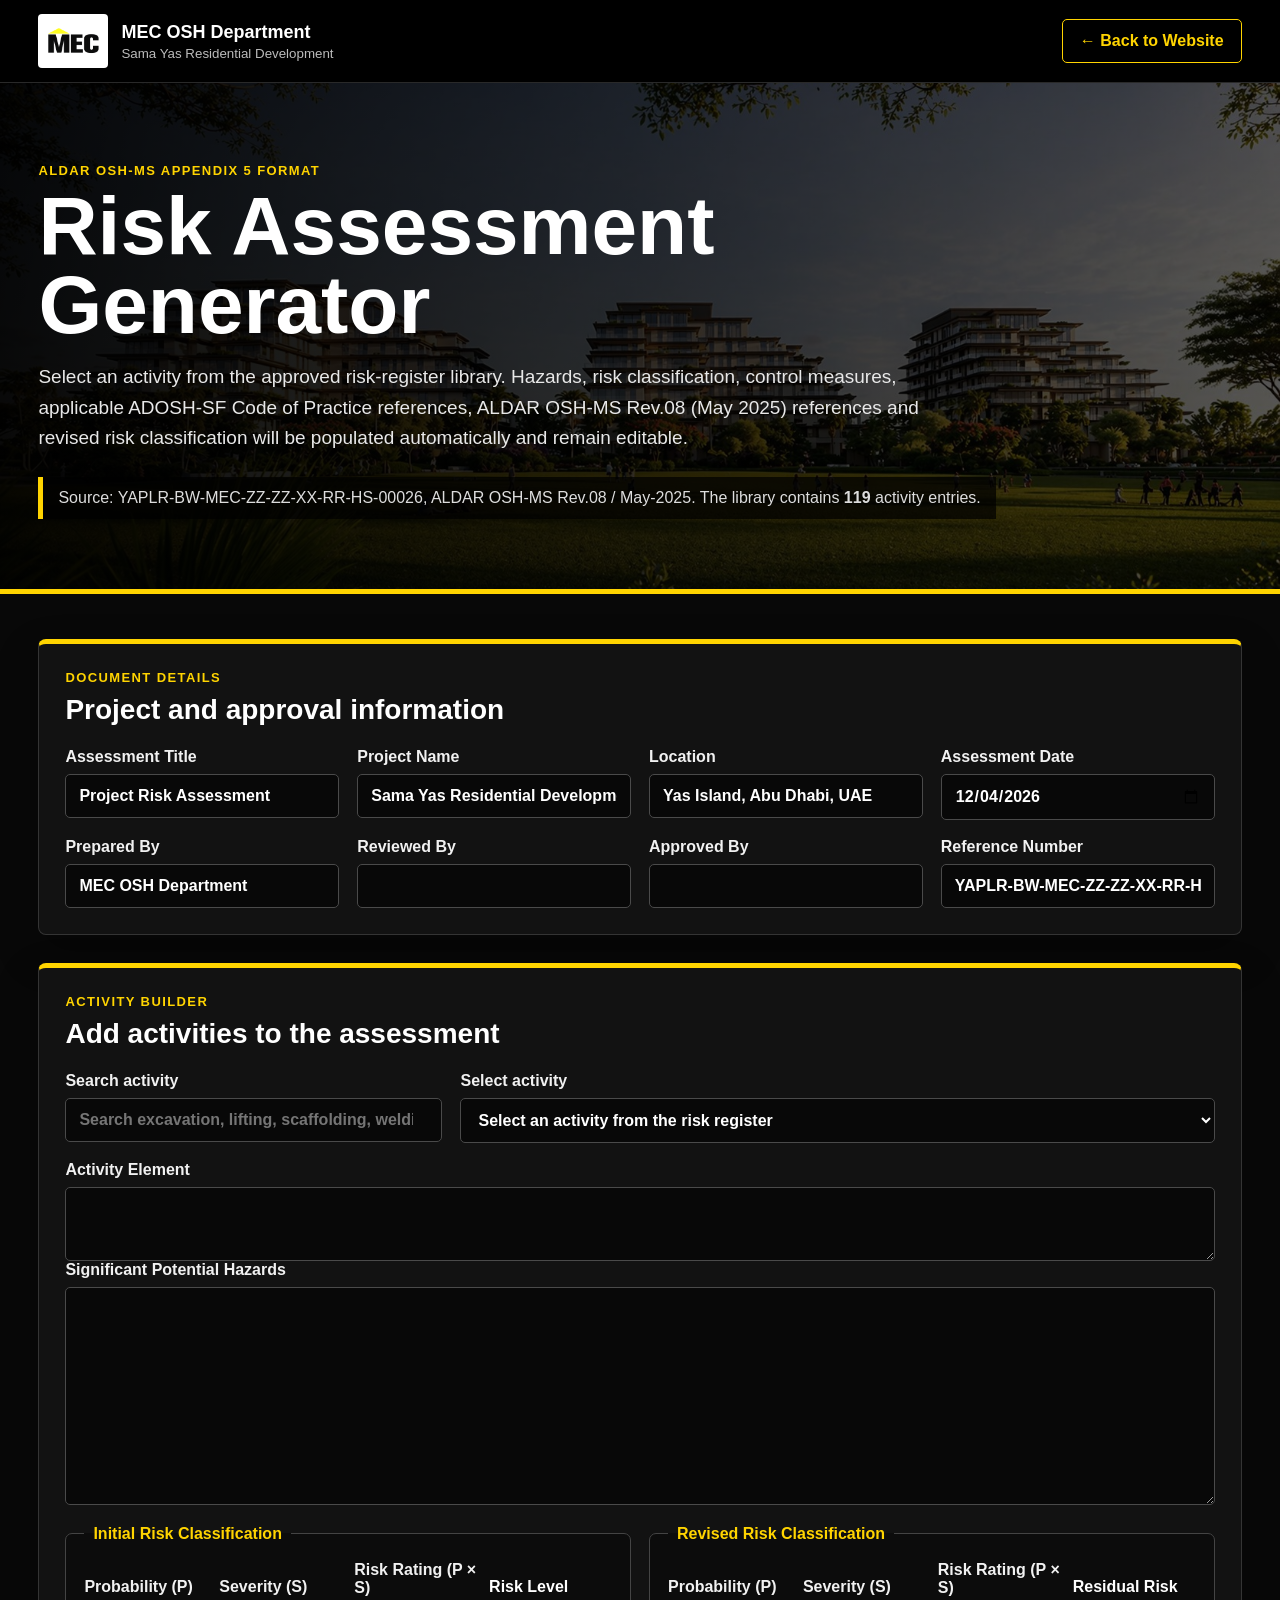
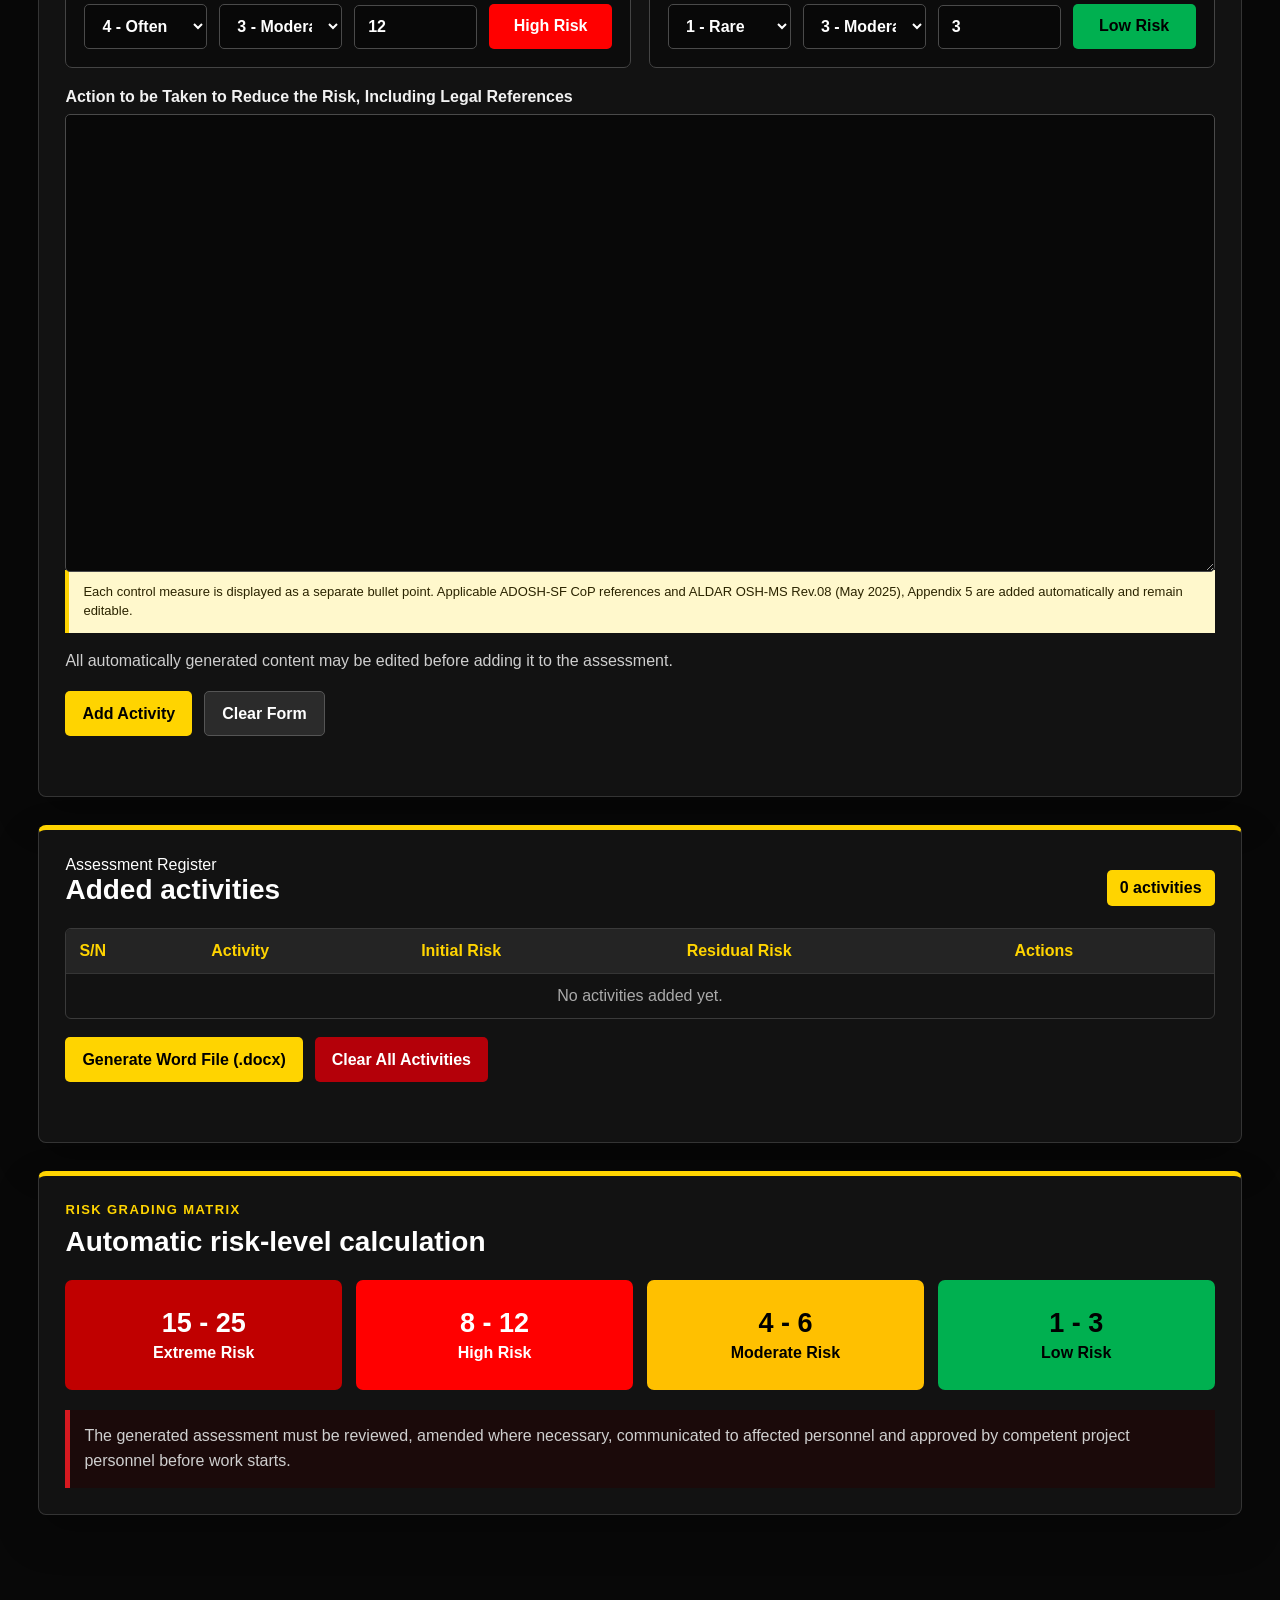
<file: risk-assessment/index.html>
<!doctype html>
<html lang="en">
<head>
  <meta charset="utf-8">
  <meta name="viewport" content="width=device-width,initial-scale=1">
  <meta name="description" content="MEC OSH Risk Assessment Generator for Sama Yas Residential Development">
  <title>Risk Assessment Generator | MEC OSH</title>
  <link rel="stylesheet" href="styles.css">
</head>
<body>
<header class="tool-header">
  <div class="tool-container tool-nav">
    <a class="tool-brand" href="../">
      <img src="../assets/mec-logo.png" alt="MEC logo">
      <span><strong>MEC OSH Department</strong><small>Sama Yas Residential Development</small></span>
    </a>
    <a class="back-button" href="../">← Back to Website</a>
  </div>
</header>

<main>
  <section class="tool-hero">
    <div class="tool-container">
      <span class="eyebrow">ALDAR OSH-MS APPENDIX 5 FORMAT</span>
      <h1>Risk Assessment Generator</h1>
      <p>Select an activity from the approved risk-register library. Hazards, risk classification, control measures, applicable ADOSH-SF Code of Practice references, ALDAR OSH-MS Rev.08 (May 2025) references and revised risk classification will be populated automatically and remain editable.</p>
      <div class="source-note">
        Source: YAPLR-BW-MEC-ZZ-ZZ-XX-RR-HS-00026, ALDAR OSH-MS Rev.08 / May-2025.
        The library contains <strong id="activityCount">119</strong> activity entries.
      </div>
    </div>
  </section>

  <section class="tool-section">
    <div class="tool-container">
      <div class="panel">
        <div class="panel-heading">
          <span>Document Details</span>
          <h2>Project and approval information</h2>
        </div>
        <div class="details-grid">
          <label>Assessment Title
            <input id="assessmentTitle" value="Project Risk Assessment" required>
          </label>
          <label>Project Name
            <input id="projectName" value="Sama Yas Residential Development">
          </label>
          <label>Location
            <input id="assessmentLocation" value="Yas Island, Abu Dhabi, UAE">
          </label>
          <label>Assessment Date
            <input id="assessmentDate" type="date">
          </label>
          <label>Prepared By
            <input id="preparedBy" value="MEC OSH Department">
          </label>
          <label>Reviewed By
            <input id="reviewedBy">
          </label>
          <label>Approved By
            <input id="approvedBy">
          </label>
          <label>Reference Number
            <input id="referenceNumber" value="YAPLR-BW-MEC-ZZ-ZZ-XX-RR-HS-00026">
          </label>
        </div>
      </div>

      <div class="panel activity-builder">
        <div class="panel-heading">
          <span>Activity Builder</span>
          <h2>Add activities to the assessment</h2>
        </div>

        <div class="activity-picker">
          <label>Search activity
            <input id="activitySearch" type="search" placeholder="Search excavation, lifting, scaffolding, welding...">
          </label>
          <label>Select activity
            <select id="activitySelect"></select>
          </label>
        </div>

        <label>Activity Element
          <textarea id="activityName" rows="2"></textarea>
        </label>

        <label>Significant Potential Hazards
          <textarea id="hazards" rows="8"></textarea>
        </label>

        <div class="classification-grid">
          <fieldset>
            <legend>Initial Risk Classification</legend>
            <div class="rating-fields">
              <label>Probability (P)
                <select id="probability"></select>
              </label>
              <label>Severity (S)
                <select id="severity"></select>
              </label>
              <label>Risk Rating (P × S)
                <input id="riskRating" readonly>
              </label>
              <div>
                <span class="field-label">Risk Level</span>
                <strong id="riskLevel" class="risk-badge">Low Risk</strong>
              </div>
            </div>
          </fieldset>

          <fieldset>
            <legend>Revised Risk Classification</legend>
            <div class="rating-fields">
              <label>Probability (P)
                <select id="revisedProbability"></select>
              </label>
              <label>Severity (S)
                <select id="revisedSeverity"></select>
              </label>
              <label>Risk Rating (P × S)
                <input id="revisedRiskRating" readonly>
              </label>
              <div>
                <span class="field-label">Residual Risk</span>
                <strong id="residualRiskLevel" class="risk-badge">Low Risk</strong>
              </div>
            </div>
          </fieldset>
        </div>

        <label>Action to be Taken to Reduce the Risk, Including Legal References
          <textarea id="controls" rows="18"></textarea>
        </label>

        <p class="reference-note">Each control measure is displayed as a separate bullet point. Applicable ADOSH-SF CoP references and ALDAR OSH-MS Rev.08 (May 2025), Appendix 5 are added automatically and remain editable.</p>

        <p class="edit-note">All automatically generated content may be edited before adding it to the assessment.</p>

        <div class="builder-actions">
          <button id="addActivity" class="primary" type="button">Add Activity</button>
          <button id="cancelEdit" class="secondary hidden" type="button">Cancel Edit</button>
          <button id="clearActivity" class="secondary" type="button">Clear Form</button>
        </div>
        <p id="builderStatus" class="status" aria-live="polite"></p>
      </div>

      <div class="panel">
        <div class="panel-heading heading-with-actions">
          <div>
            <span>Assessment Register</span>
            <h2>Added activities</h2>
          </div>
          <strong id="addedCount" class="count-badge">0 activities</strong>
        </div>

        <div class="table-wrap">
          <table class="assessment-list">
            <thead>
              <tr>
                <th>S/N</th>
                <th>Activity</th>
                <th>Initial Risk</th>
                <th>Residual Risk</th>
                <th>Actions</th>
              </tr>
            </thead>
            <tbody id="assessmentRows">
              <tr><td colspan="5" class="empty-row">No activities added yet.</td></tr>
            </tbody>
          </table>
        </div>

        <div class="document-actions">
          <button id="generateWord" class="primary word-button" type="button">Generate Word File (.docx)</button>
          <button id="clearAssessment" class="danger" type="button">Clear All Activities</button>
        </div>
        <p id="documentStatus" class="status" aria-live="polite"></p>
      </div>

      <div class="panel matrix-panel">
        <div class="panel-heading">
          <span>Risk Grading Matrix</span>
          <h2>Automatic risk-level calculation</h2>
        </div>
        <div class="matrix-grid">
          <div class="matrix-level extreme"><strong>15 - 25</strong><span>Extreme Risk</span></div>
          <div class="matrix-level high"><strong>8 - 12</strong><span>High Risk</span></div>
          <div class="matrix-level moderate"><strong>4 - 6</strong><span>Moderate Risk</span></div>
          <div class="matrix-level low"><strong>1 - 3</strong><span>Low Risk</span></div>
        </div>
        <p class="competent-review">The generated assessment must be reviewed, amended where necessary, communicated to affected personnel and approved by competent project personnel before work starts.</p>
      </div>
    </div>
  </section>
</main>

<script src="risk-register-data.js"></script>
<script src="legal-references.js"></script>
<script src="docx-generator.js?v=20260803-1528"></script>
<script src="app.js?v=20260803-1528"></script>
</body>
</html>
</file>
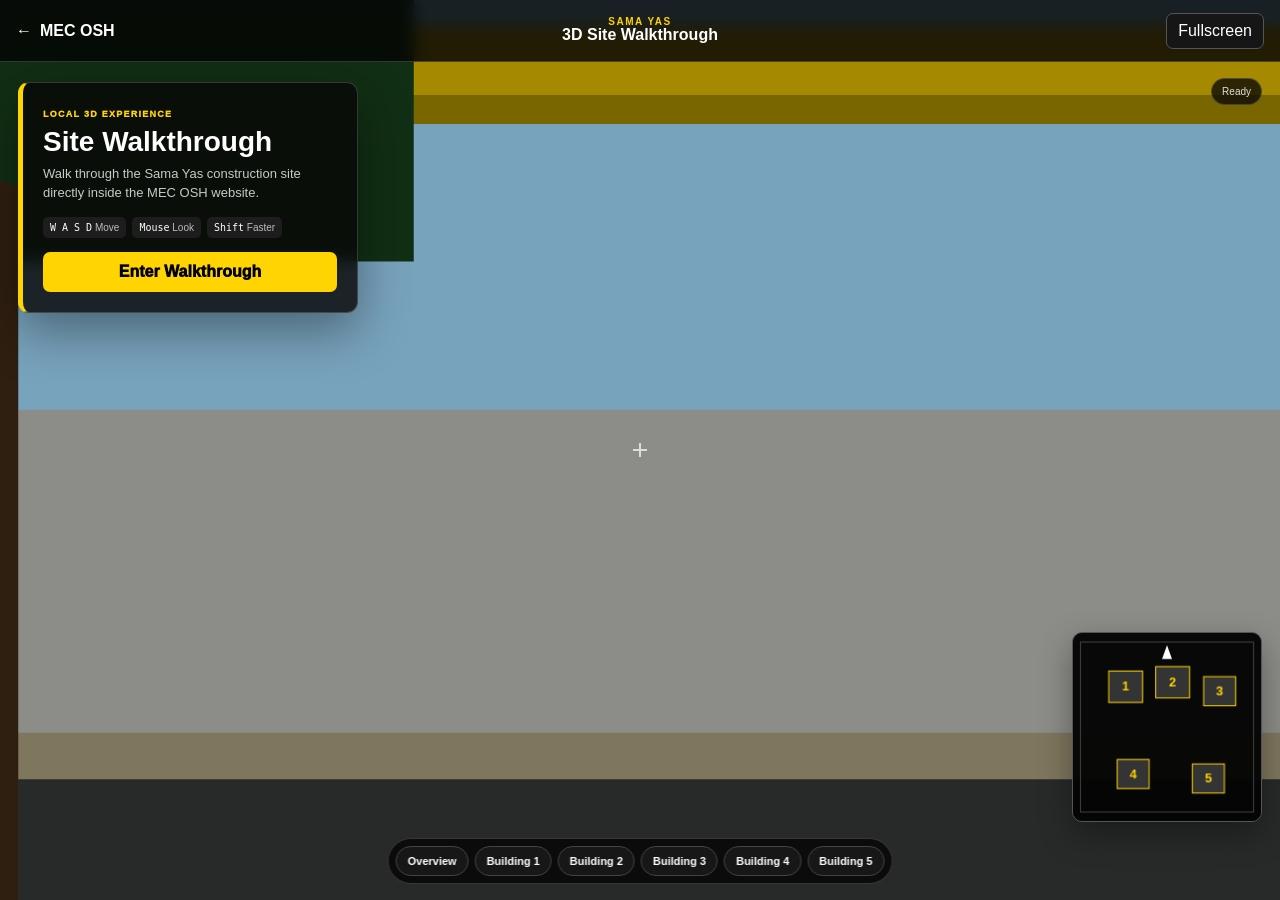
<file: site-walkthrough/index.html>
<!doctype html>
<html lang="en">
<head>
  <meta charset="utf-8">
  <meta name="viewport" content="width=device-width,initial-scale=1,viewport-fit=cover">
  <meta name="theme-color" content="#050505">
  <title>3D Site Walkthrough | MEC OSH</title>
  <link rel="stylesheet" href="walkthrough.css">
</head>
<body>
  <div id="app">
    <canvas id="scene" aria-label="Interactive Sama Yas 3D site walkthrough"></canvas>

    <header class="viewer-topbar">
      <a class="back-link" href="../" aria-label="Back to MEC OSH website">
        <span aria-hidden="true">←</span>
        <span>MEC OSH</span>
      </a>
      <div class="viewer-title">
        <strong>SAMA YAS</strong>
        <span>3D Site Walkthrough</span>
      </div>
      <button id="fullscreenBtn" class="top-button" type="button">Fullscreen</button>
    </header>

    <aside class="viewer-panel">
      <span class="panel-kicker">LOCAL 3D EXPERIENCE</span>
      <h1>Site Walkthrough</h1>
      <p>Walk through the Sama Yas construction site directly inside the MEC OSH website.</p>
      <div class="control-hints">
        <span><kbd>W A S D</kbd> Move</span>
        <span><kbd>Mouse</kbd> Look</span>
        <span><kbd>Shift</kbd> Faster</span>
      </div>
      <button id="enterBtn" class="enter-button" type="button">Enter Walkthrough</button>
    </aside>

    <nav class="building-nav" aria-label="3D walkthrough locations">
      <button type="button" data-jump="overview">Overview</button>
      <button type="button" data-jump="b1">Building 1</button>
      <button type="button" data-jump="b2">Building 2</button>
      <button type="button" data-jump="b3">Building 3</button>
      <button type="button" data-jump="b4">Building 4</button>
      <button type="button" data-jump="b5">Building 5</button>
    </nav>

    <div id="crosshair" class="crosshair" aria-hidden="true"></div>
    <div id="status" class="status-pill">Ready</div>

    <canvas id="minimap" class="minimap" width="190" height="190"
            aria-label="Site minimap"></canvas>

    <div id="labels" class="world-labels" aria-hidden="true">
      <div class="world-label" data-pos="-22,22,-18">BUILDING 1</div>
      <div class="world-label" data-pos="3,16,-20">BUILDING 2</div>
      <div class="world-label" data-pos="28,20,-16">BUILDING 3</div>
      <div class="world-label" data-pos="-18,18,21">BUILDING 4</div>
      <div class="world-label" data-pos="22,18,23">BUILDING 5</div>
    </div>

    <div class="mobile-controls" aria-label="Touch walkthrough controls">
      <div class="move-pad">
        <button data-touch="forward" aria-label="Move forward">▲</button>
        <button data-touch="left" aria-label="Move left">◀</button>
        <button data-touch="back" aria-label="Move backward">▼</button>
        <button data-touch="right" aria-label="Move right">▶</button>
      </div>
      <div class="look-pad">
        <button data-touch="turnLeft" aria-label="Turn left">↶</button>
        <button data-touch="turnRight" aria-label="Turn right">↷</button>
      </div>
    </div>

    <div id="loading" class="loading-screen">
      <div class="loading-logo">MEC</div>
      <strong>Preparing 3D Site Walkthrough</strong>
      <span>Loading local site environment…</span>
    </div>
  </div>

  <script src="walkthrough.js"></script>
</body>
</html>
</file>
<file: risk-assessment/styles.css>
:root{
  --yellow:#ffd400;
  --black:#050505;
  --panel:#121212;
  --panel-soft:#191919;
  --line:#343434;
  --white:#fff;
  --muted:#c4c4c4;
  --red:#d71920;
  --green:#00b050;
  --orange:#ffc000;
}
*{box-sizing:border-box}
html{scroll-behavior:smooth}
body{
  margin:0;
  font-family:Arial,Helvetica,sans-serif;
  background:#080808;
  color:var(--white);
}
button,input,select,textarea{font:inherit}
button,a{touch-action:manipulation}
.tool-container{width:min(1450px,94%);margin:auto}
.tool-header{
  position:sticky;
  top:0;
  z-index:20;
  background:rgba(0,0,0,.96);
  border-bottom:1px solid #292929;
}
.tool-nav{
  min-height:82px;
  display:flex;
  align-items:center;
  justify-content:space-between;
  gap:20px;
}
.tool-brand{
  display:flex;
  align-items:center;
  gap:13px;
  color:#fff;
  text-decoration:none;
}
.tool-brand img{
  width:70px;
  height:54px;
  object-fit:contain;
  padding:5px;
  background:#fff;
  border-radius:4px;
}
.tool-brand span{display:flex;flex-direction:column;gap:3px}
.tool-brand strong{font-size:18px}
.tool-brand small{color:#bbb}
.back-button{
  padding:12px 17px;
  border:1px solid var(--yellow);
  border-radius:5px;
  color:var(--yellow);
  text-decoration:none;
  font-weight:800;
}
.tool-hero{
  padding:80px 0 70px;
  background:
    linear-gradient(90deg,rgba(0,0,0,.96),rgba(0,0,0,.66)),
    url("../assets/sama-yas-hero.jpg") center/cover;
  border-bottom:5px solid var(--yellow);
}
.eyebrow,.panel-heading>span{
  display:block;
  margin-bottom:9px;
  color:var(--yellow);
  font-size:13px;
  font-weight:900;
  letter-spacing:1.4px;
  text-transform:uppercase;
}
.tool-hero h1{
  max-width:900px;
  margin:0 0 18px;
  font-size:clamp(42px,7vw,82px);
  line-height:.96;
}
.tool-hero p{
  max-width:930px;
  margin:0;
  color:#e8e8e8;
  font-size:19px;
  line-height:1.6;
}
.source-note{
  display:inline-block;
  margin-top:23px;
  padding:12px 15px;
  border-left:5px solid var(--yellow);
  background:rgba(0,0,0,.72);
  color:#ddd;
}
.tool-section{padding:45px 0 80px}
.panel{
  margin-bottom:28px;
  padding:26px;
  border:1px solid var(--line);
  border-top:5px solid var(--yellow);
  border-radius:8px;
  background:var(--panel);
  box-shadow:0 18px 42px rgba(0,0,0,.25);
}
.panel-heading{margin-bottom:22px}
.panel-heading h2{margin:0;font-size:28px}
.heading-with-actions{
  display:flex;
  justify-content:space-between;
  gap:15px;
  align-items:end;
}
.details-grid,.activity-picker,.classification-grid{
  display:grid;
  gap:18px;
}
.details-grid{grid-template-columns:repeat(4,minmax(0,1fr))}
.activity-picker{grid-template-columns:1fr 2fr;margin-bottom:18px}
.classification-grid{grid-template-columns:1fr 1fr;margin:20px 0}
label{
  display:flex;
  flex-direction:column;
  gap:8px;
  color:#f1f1f1;
  font-weight:700;
}
input,select,textarea{
  width:100%;
  padding:12px 13px;
  border:1px solid #4a4a4a;
  border-radius:5px;
  background:#080808;
  color:#fff;
}
input:focus,select:focus,textarea:focus{
  outline:2px solid var(--yellow);
  outline-offset:1px;
  border-color:var(--yellow);
}
textarea{resize:vertical;line-height:1.5}
fieldset{
  min-width:0;
  margin:0;
  padding:18px;
  border:1px solid #444;
  border-radius:7px;
  background:#0c0c0c;
}
legend{
  padding:0 9px;
  color:var(--yellow);
  font-weight:900;
}
.rating-fields{
  display:grid;
  grid-template-columns:repeat(4,minmax(0,1fr));
  gap:12px;
  align-items:end;
}
.field-label{
  display:block;
  margin-bottom:8px;
  font-weight:700;
}
.risk-badge,.count-badge{
  display:flex;
  min-height:45px;
  align-items:center;
  justify-content:center;
  padding:9px 13px;
  border-radius:5px;
  background:var(--green);
  color:#000;
  text-align:center;
}
.count-badge{
  min-height:auto;
  background:var(--yellow);
  white-space:nowrap;
}
.builder-actions,.document-actions{
  display:flex;
  flex-wrap:wrap;
  gap:12px;
  margin-top:18px;
}
button{
  min-height:45px;
  padding:11px 17px;
  border:0;
  border-radius:5px;
  cursor:pointer;
  font-weight:900;
}
.primary{background:var(--yellow);color:#000}
.secondary{background:#2b2b2b;color:#fff;border:1px solid #555}
.danger{background:#b40009;color:#fff}
button:hover{filter:brightness(1.08)}
button:disabled{cursor:not-allowed;opacity:.55}
.edit-note,.competent-review{color:#cfcfcf;line-height:1.55}
.status{min-height:22px;margin:12px 0 0;color:var(--yellow);font-weight:700}
.hidden{display:none!important}
.table-wrap{overflow:auto;border:1px solid #3a3a3a;border-radius:6px}
.assessment-list{
  width:100%;
  min-width:850px;
  border-collapse:collapse;
}
.assessment-list th,.assessment-list td{
  padding:13px;
  border-bottom:1px solid #353535;
  text-align:left;
  vertical-align:top;
}
.assessment-list th{
  position:sticky;
  top:0;
  background:#242424;
  color:var(--yellow);
}
.assessment-list tr:last-child td{border-bottom:0}
.empty-row{text-align:center!important;color:#aaa}
.row-risk{
  display:inline-block;
  min-width:105px;
  padding:7px 9px;
  border-radius:4px;
  text-align:center;
  font-weight:900;
}
.row-actions{display:flex;flex-wrap:wrap;gap:7px}
.row-actions button{min-height:36px;padding:7px 10px;font-size:13px}
.word-button{font-size:16px}
.matrix-grid{
  display:grid;
  grid-template-columns:repeat(4,minmax(0,1fr));
  gap:14px;
}
.matrix-level{
  min-height:110px;
  display:flex;
  flex-direction:column;
  align-items:center;
  justify-content:center;
  border-radius:7px;
  text-align:center;
  color:#000;
}
.matrix-level strong{font-size:27px}
.matrix-level span{margin-top:5px;font-weight:900}
.extreme{background:#c00000;color:#fff}
.high{background:#ff0000;color:#fff}
.moderate{background:#ffc000}
.low{background:#00b050}
.competent-review{
  margin:20px 0 0;
  padding:14px;
  border-left:5px solid #d71920;
  background:#1b0a0a;
}
@media(max-width:1100px){
  .details-grid{grid-template-columns:repeat(2,minmax(0,1fr))}
  .classification-grid{grid-template-columns:1fr}
}
@media(max-width:760px){
  .tool-nav{align-items:flex-start;padding:12px 0}
  .tool-brand small{display:none}
  .back-button{padding:10px;font-size:13px}
  .tool-hero{padding:58px 0}
  .tool-hero p{font-size:16px}
  .panel{padding:18px}
  .details-grid,.activity-picker{grid-template-columns:1fr}
  .rating-fields{grid-template-columns:repeat(2,minmax(0,1fr))}
  .matrix-grid{grid-template-columns:repeat(2,minmax(0,1fr))}
  .heading-with-actions{align-items:flex-start;flex-direction:column}
}
@media(max-width:460px){
  .tool-brand strong{font-size:14px}
  .tool-brand img{width:57px;height:45px}
  .rating-fields,.matrix-grid{grid-template-columns:1fr}
}


.reference-note{
  margin:-2px 0 16px;
  padding:12px 14px;
  border-left:4px solid #ffd400;
  background:#fff8cc;
  color:#2b2400;
  font-size:13px;
  line-height:1.5;
}
</file>
<file: site-walkthrough/walkthrough.css>
:root{
  --yellow:#ffd400;
  --black:#050505;
  --panel:rgba(8,8,8,.82);
  --line:rgba(255,255,255,.18);
}
*{box-sizing:border-box}
html,body{width:100%;height:100%;margin:0;overflow:hidden;background:#050505;color:#fff;font-family:Arial,Helvetica,sans-serif}
button,a{font:inherit}
#app{position:relative;width:100%;height:100%}
#scene{display:block;width:100%;height:100%;background:linear-gradient(#7ca5bd,#c7d8df 58%,#b7a98c 59%,#8f826a)}
.viewer-topbar{
  position:fixed;inset:0 0 auto 0;z-index:30;height:62px;
  display:grid;grid-template-columns:1fr auto 1fr;align-items:center;
  gap:18px;padding:0 16px;border-bottom:1px solid var(--line);
  background:rgba(4,4,4,.82);backdrop-filter:blur(8px)
}
.back-link{justify-self:start;display:flex;align-items:center;gap:8px;color:#fff;text-decoration:none;font-weight:900}
.viewer-title{text-align:center;line-height:1.05}
.viewer-title strong{display:block;color:var(--yellow);font-size:10px;letter-spacing:.15em}
.viewer-title span{font-weight:900;font-size:16px}
.top-button{justify-self:end;border:1px solid #555;border-radius:7px;background:#161616;color:#fff;padding:8px 11px;cursor:pointer}
.viewer-panel{
  position:fixed;left:18px;top:82px;z-index:20;width:min(340px,calc(100vw - 36px));
  padding:20px;border:1px solid var(--line);border-left:5px solid var(--yellow);
  border-radius:11px;background:var(--panel);backdrop-filter:blur(8px);
  box-shadow:0 18px 50px rgba(0,0,0,.38)
}
.panel-kicker{color:var(--yellow);font-size:9px;font-weight:1000;letter-spacing:.14em}
.viewer-panel h1{margin:5px 0 7px;font-size:28px}
.viewer-panel p{margin:0;color:#c9c9c9;font-size:13px;line-height:1.45}
.control-hints{display:flex;flex-wrap:wrap;gap:6px;margin:14px 0}
.control-hints span{padding:5px 7px;border-radius:5px;background:#1d1d1d;color:#bbb;font-size:10px}
kbd{color:#fff}
.enter-button{width:100%;border:0;border-radius:7px;background:var(--yellow);color:#000;padding:11px 14px;font-weight:1000;cursor:pointer}
.building-nav{
  position:fixed;left:50%;bottom:16px;z-index:25;transform:translateX(-50%);
  display:flex;gap:6px;max-width:calc(100vw - 28px);overflow-x:auto;padding:7px;
  border:1px solid var(--line);border-radius:999px;background:rgba(5,5,5,.82);
  backdrop-filter:blur(8px);scrollbar-width:none
}
.building-nav::-webkit-scrollbar{display:none}
.building-nav button{flex:0 0 auto;border:1px solid #444;border-radius:999px;background:#171717;color:#fff;padding:8px 11px;font-size:11px;font-weight:800;cursor:pointer}
.building-nav button:hover,.building-nav button:focus-visible{border-color:var(--yellow);color:var(--yellow)}
.crosshair{position:fixed;left:50%;top:50%;z-index:15;width:14px;height:14px;transform:translate(-50%,-50%);opacity:.7;pointer-events:none}
.crosshair::before,.crosshair::after{content:"";position:absolute;background:#fff}
.crosshair::before{left:6px;top:0;width:2px;height:14px}.crosshair::after{left:0;top:6px;width:14px;height:2px}
.status-pill{position:fixed;right:18px;top:78px;z-index:20;padding:7px 10px;border:1px solid var(--line);border-radius:999px;background:rgba(5,5,5,.75);font-size:10px;color:#ddd}
.minimap{position:fixed;right:18px;bottom:78px;z-index:20;width:190px;height:190px;border:1px solid #555;border-radius:10px;background:rgba(5,5,5,.75);box-shadow:0 12px 32px rgba(0,0,0,.35)}
.world-labels{position:fixed;inset:0;z-index:12;pointer-events:none}
.world-label{position:absolute;transform:translate(-50%,-50%);padding:5px 8px;border:1px solid rgba(255,212,0,.75);border-radius:4px;background:rgba(0,0,0,.72);color:#ffd400;font-size:9px;font-weight:1000;white-space:nowrap}
.mobile-controls{display:none}
.loading-screen{position:fixed;inset:0;z-index:100;display:grid;place-content:center;gap:9px;text-align:center;background:#050505;transition:opacity .4s ease,visibility .4s ease}
.loading-screen.hidden{opacity:0;visibility:hidden}
.loading-logo{width:68px;height:68px;margin:auto;display:grid;place-items:center;border:4px solid var(--yellow);font-weight:1000;color:var(--yellow)}
.loading-screen strong{font-size:18px}.loading-screen span{color:#999;font-size:12px}
@media(max-width:850px){
  .viewer-panel{top:72px;left:10px;width:min(290px,calc(100vw - 20px));padding:14px}
  .viewer-panel h1{font-size:22px}.viewer-panel p{display:none}.control-hints{display:none}
  .minimap{width:125px;height:125px;right:10px;bottom:142px}
  .status-pill{right:10px;top:70px}
  .building-nav{bottom:76px}
  .mobile-controls{position:fixed;inset:auto 10px 10px 10px;z-index:30;display:flex;justify-content:space-between;pointer-events:none}
  .move-pad,.look-pad{display:grid;grid-template-columns:repeat(3,44px);gap:5px;pointer-events:auto}
  .move-pad button,.look-pad button{width:44px;height:44px;border:1px solid #555;border-radius:8px;background:rgba(5,5,5,.8);color:#fff;font-size:18px;font-weight:1000;touch-action:none}
  .move-pad [data-touch=forward]{grid-column:2}.move-pad [data-touch=left]{grid-column:1;grid-row:2}.move-pad [data-touch=back]{grid-column:2;grid-row:2}.move-pad [data-touch=right]{grid-column:3;grid-row:2}
  .look-pad{grid-template-columns:repeat(2,44px);align-content:end}
}
@media(max-width:520px){
  .viewer-title span{font-size:12px}.top-button{font-size:10px;padding:7px}.back-link{font-size:11px}
  .viewer-panel{width:210px}.viewer-panel .enter-button{padding:8px;font-size:11px}
  .world-label{font-size:7px;padding:4px 5px}
}
</file>
